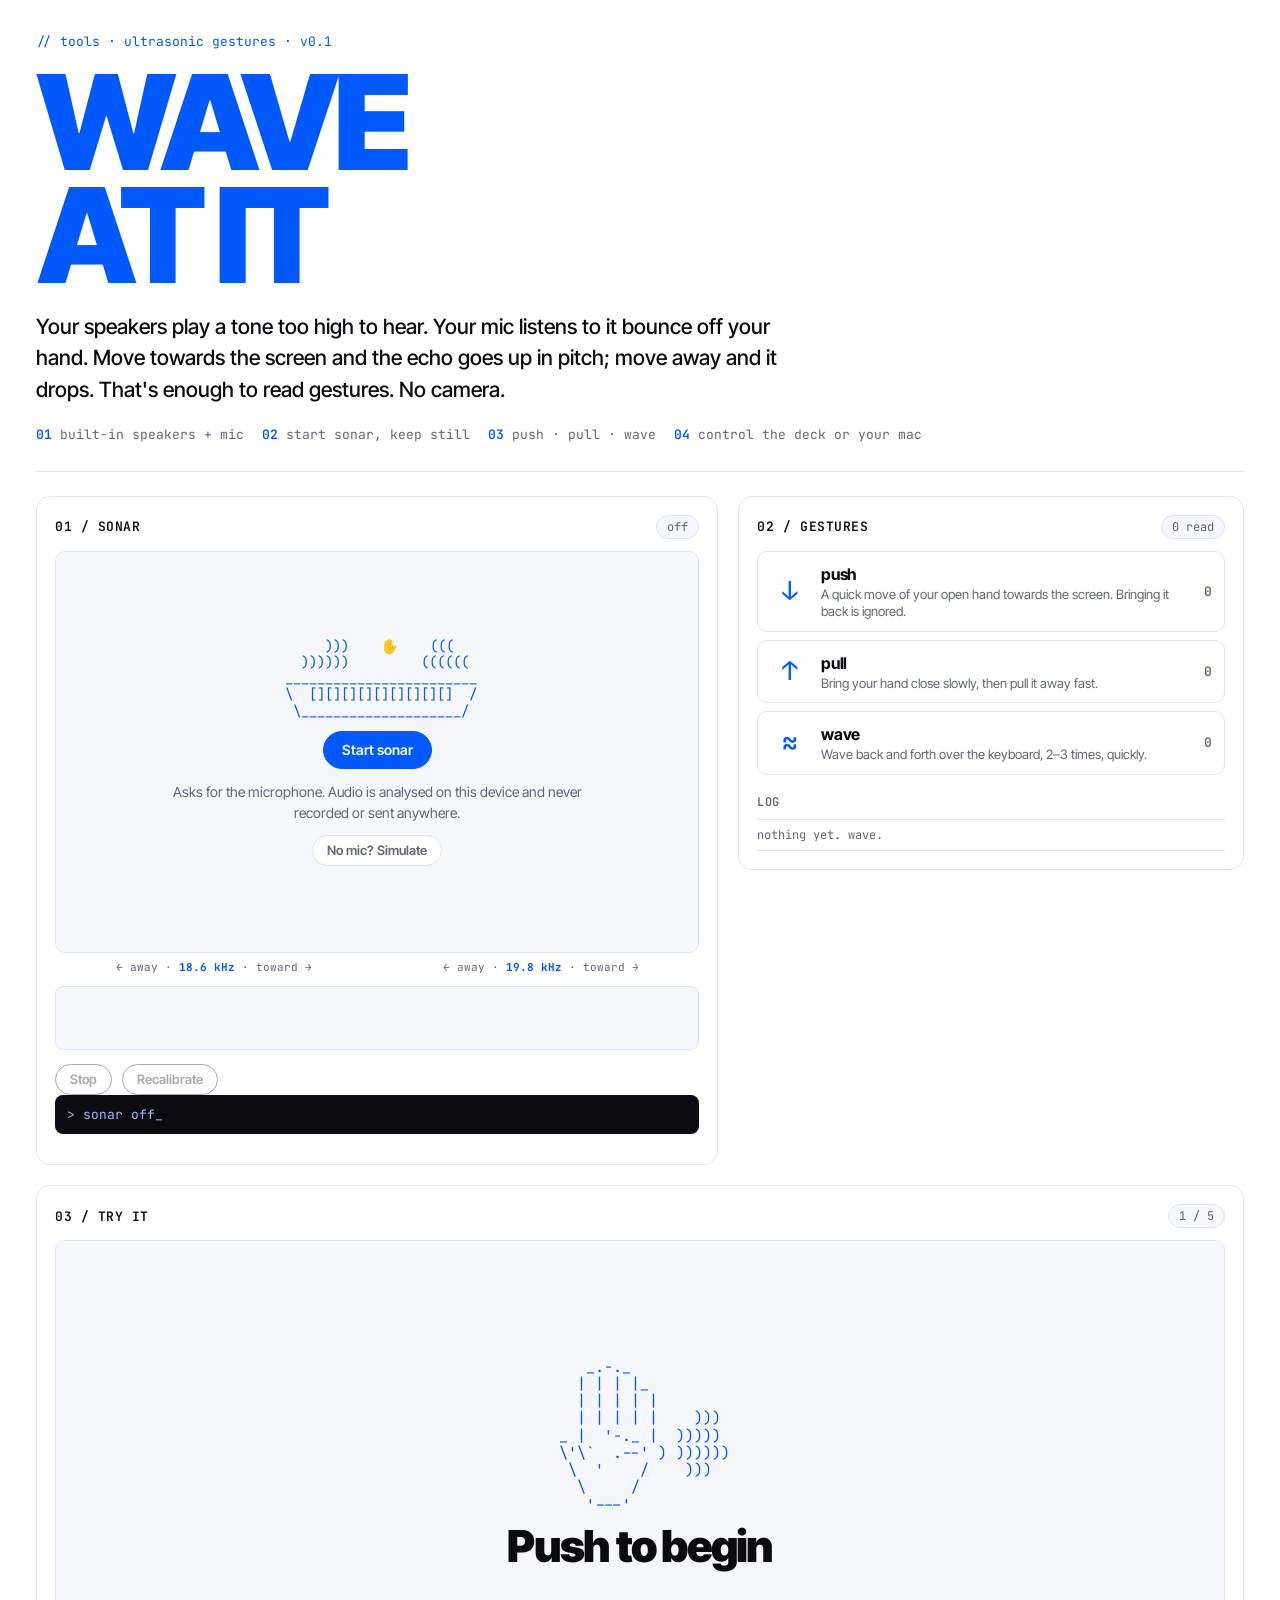
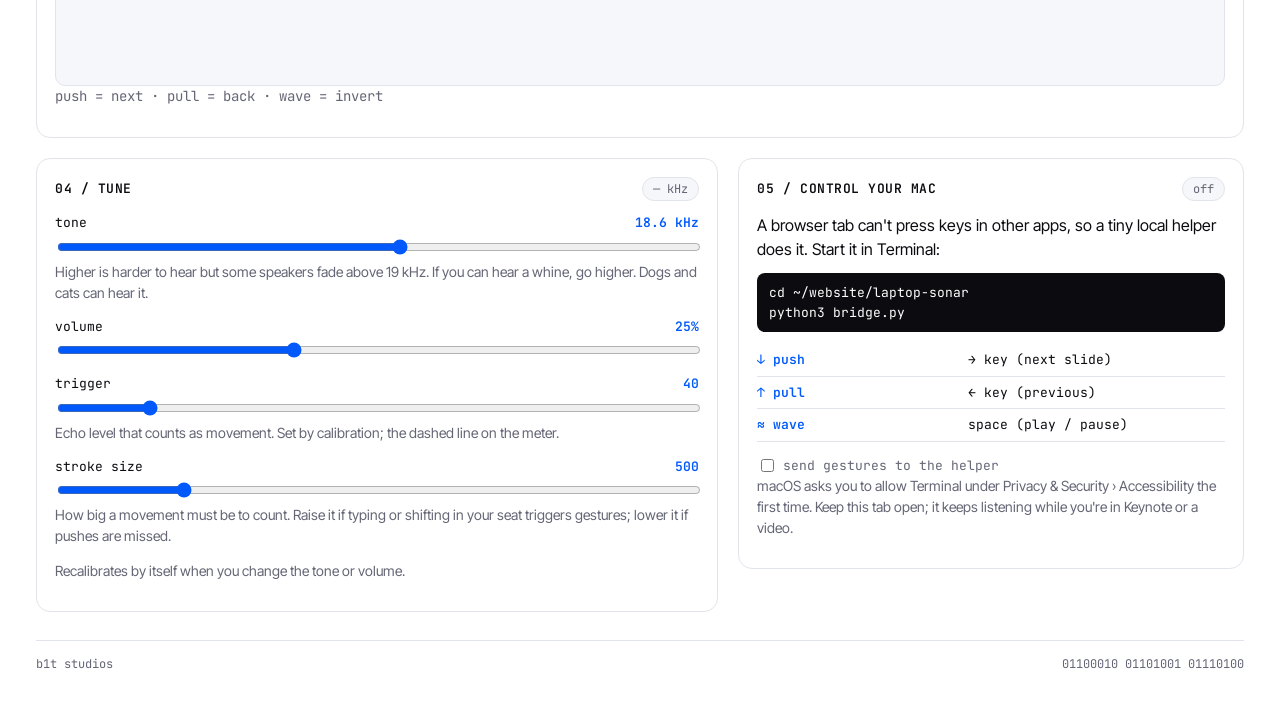
<file: index.html>
<!doctype html>
<html lang="en">
<head>
  <meta charset="utf-8">
  <meta name="viewport" content="width=device-width, initial-scale=1, viewport-fit=cover">
  <title>Laptop Sonar</title>
  <meta name="description" content="Wave at your laptop to control it. The speakers play an inaudible tone, the mic hears the Doppler echo off your hand. No camera. A B1T Studios tool.">
  <meta name="theme-color" content="#0159fb">
  <link rel="preconnect" href="https://fonts.googleapis.com">
  <link rel="preconnect" href="https://fonts.gstatic.com" crossorigin>
  <link href="https://fonts.googleapis.com/css2?family=Inter+Tight:wght@500;700;900&family=JetBrains+Mono:wght@400;600&display=swap" rel="stylesheet">
  <link rel="stylesheet" href="style.css">
</head>
<body>
  <header class="top">
    <p class="brandline mono">// tools · ultrasonic gestures · v0.1</p>
    <h1>WAVE<br>AT IT</h1>
    <p class="lede">Your speakers play a tone too high to hear. Your mic listens to it bounce off your hand. Move towards the screen and the echo goes up in pitch; move away and it drops. That's enough to read gestures. No camera.</p>
    <ol class="steps mono">
      <li><span>01</span> built-in speakers + mic</li>
      <li><span>02</span> start sonar, keep still</li>
      <li><span>03</span> push · pull · wave</li>
      <li><span>04</span> control the deck or your mac</li>
    </ol>
  </header>

  <main class="grid">
    <section class="panel" aria-labelledby="sonar-h">
      <div class="panel-head mono">
        <h2 id="sonar-h">01 / sonar</h2>
        <span id="status" class="pill">off</span>
      </div>

      <div class="stage" id="stage">
        <canvas id="fall" aria-label="Echo spectrum: left and right tones, newest at the top"></canvas>
        <div class="flash mono" id="flash" aria-hidden="true"><b id="flashGlyph"></b><span id="flashLabel"></span></div>
        <div class="hold mono" id="hold" hidden>hold still · listening to the room</div>
        <div class="stage-empty" id="stageEmpty">
          <pre class="ascii-art mono" aria-hidden="true">
      )))    ✋    (((
   ))))))         ((((((
 ________________________
 \  [][][][][][][][][]  /
  \____________________/</pre>
          <button id="startBtn" class="btn primary">Start sonar</button>
          <p class="note" id="startNote">Asks for the microphone. Audio is analysed on this device and never recorded or sent anywhere.</p>
          <button id="simBtn" class="btn small ghost">No mic? Simulate</button>
        </div>
      </div>
      <div class="scale mono" aria-hidden="true">
        <span>← away · <b>18.6 kHz</b> · toward →</span><span>← away · <b>19.8 kHz</b> · toward →</span>
      </div>

      <canvas id="meter" class="meter" aria-label="Motion level for each tone, with the trigger threshold"></canvas>

      <div class="row">
        <button id="stopBtn" class="btn small" disabled>Stop</button>
        <button id="calBtn" class="btn small" disabled>Recalibrate</button>
      </div>
      <div class="row sim" id="simBar" hidden>
        <span class="mono sim-label">simulate:</span>
      </div>

      <p class="readout mono" id="readout">&gt; sonar off_</p>
      <p class="note warn" id="warn"></p>
    </section>

    <section class="panel" aria-labelledby="g-h">
      <div class="panel-head mono">
        <h2 id="g-h">02 / gestures</h2>
        <span id="gCount" class="pill">0 read</span>
      </div>
      <ul class="gestures" id="gestures"></ul>
      <h3 class="mono sub-h">log</h3>
      <ol class="log mono" id="log"><li class="empty-log">nothing yet. wave.</li></ol>
    </section>

    <section class="panel wide" aria-labelledby="deck-h">
      <div class="panel-head mono">
        <h2 id="deck-h">03 / try it</h2>
        <span id="deckPos" class="pill">1 / 5</span>
      </div>
      <div class="deck" id="deck" tabindex="0" aria-roledescription="slide deck" aria-live="polite">
        <div class="slide" id="slide"><pre class="mono" id="slideArt"></pre><p class="slide-title" id="slideTitle"></p></div>
      </div>
      <p class="note mono">push = next · pull = back · wave = invert</p>
    </section>

    <section class="panel" aria-labelledby="tune-h">
      <div class="panel-head mono">
        <h2 id="tune-h">04 / tune</h2>
        <span class="pill" id="toneInfo">— kHz</span>
      </div>
      <label class="slider mono">tone <output id="baseOut"></output>
        <input type="range" id="base" min="17000" max="20000" step="100">
      </label>
      <p class="note">Higher is harder to hear but some speakers fade above 19 kHz. If you can hear a whine, go higher. Dogs and cats can hear it.</p>
      <label class="slider mono">volume <output id="volOut"></output>
        <input type="range" id="vol" min="0.05" max="0.6" step="0.01">
      </label>
      <label class="slider mono">trigger <output id="thrOut"></output>
        <input type="range" id="thr" min="15" max="200" step="1">
      </label>
      <p class="note">Echo level that counts as movement. Set by calibration; the dashed line on the meter.</p>
      <label class="slider mono">stroke size <output id="strokeOut"></output>
        <input type="range" id="stroke" min="150" max="2000" step="25">
      </label>
      <p class="note">How big a movement must be to count. Raise it if typing or shifting in your seat triggers gestures; lower it if pushes are missed.</p>
      <p class="note">Recalibrates by itself when you change the tone or volume.</p>
    </section>

    <section class="panel" aria-labelledby="mac-h">
      <div class="panel-head mono">
        <h2 id="mac-h">05 / control your mac</h2>
        <span id="bridgeStatus" class="pill">off</span>
      </div>
      <p>A browser tab can't press keys in other apps, so a tiny local helper does it. Start it in Terminal:</p>
      <pre class="code mono">cd ~/website/laptop-sonar
python3 bridge.py</pre>
      <table class="map mono">
        <tbody>
          <tr><td>↓ push</td><td>→ key (next slide)</td></tr>
          <tr><td>↑ pull</td><td>← key (previous)</td></tr>
          <tr><td>≈ wave</td><td>space (play / pause)</td></tr>
        </tbody>
      </table>
      <div class="row">
        <label class="toggle mono left"><input type="checkbox" id="bridgeToggle"> send gestures to the helper</label>
      </div>
      <p class="note">macOS asks you to allow Terminal under Privacy &amp; Security › Accessibility the first time. Keep this tab open; it keeps listening while you're in Keynote or a video.</p>
    </section>
  </main>

  <footer class="foot-brand mono">
    <span>b1t studios</span><span aria-hidden="true">01100010 01101001 01110100</span>
  </footer>

  <script type="module" src="app.js"></script>
</body>
</html>
</file>
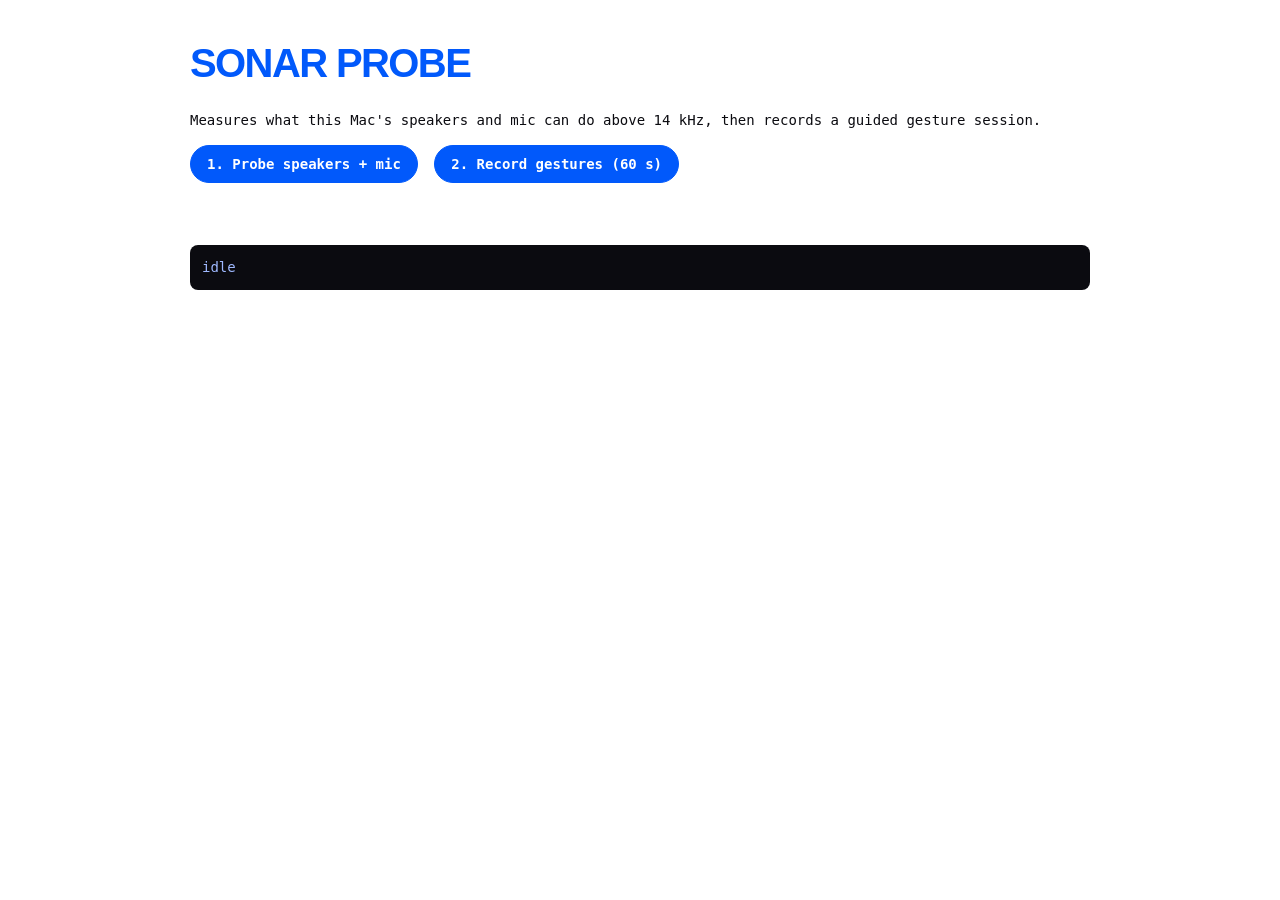
<file: tools/probe.html>
<!doctype html>
<html lang="en">
<head>
<meta charset="utf-8">
<meta name="viewport" content="width=device-width, initial-scale=1">
<title>Sonar Probe</title>
<style>
  :root { --blue: #0159fb; --ink: #0b0b10; --muted: #646675; }
  body { font: 14px/1.5 ui-monospace, Menlo, monospace; margin: 0 auto; padding: 16px; max-width: 900px; background: #fff; color: var(--ink); }
  h1 { color: var(--blue); font: 900 40px/1 "Helvetica Neue", Arial, sans-serif; letter-spacing: -0.04em; }
  button { font: 600 14px ui-monospace, monospace; padding: 10px 16px; border-radius: 999px; border: 1px solid var(--blue); background: var(--blue); color: #fff; cursor: pointer; margin: 0 8px 8px 0; }
  button:disabled { opacity: .4; }
  pre { background: #0b0b10; color: #9fb9ff; padding: 12px; border-radius: 8px; white-space: pre-wrap; }
  #prompt { font: 900 34px/1.1 "Helvetica Neue", Arial, sans-serif; color: var(--blue); min-height: 1.2em; }
</style>
</head>
<body>
<h1>SONAR PROBE</h1>
<p>Measures what this Mac's speakers and mic can do above 14 kHz, then records a guided gesture session.</p>
<button id="probe">1. Probe speakers + mic</button>
<button id="capture">2. Record gestures (60 s)</button>
<div id="prompt"></div>
<pre id="out">idle</pre>
<script type="module">
const $ = (id) => document.getElementById(id);
const out = (s) => { $('out').textContent = s; };
const sleep = (ms) => new Promise((r) => setTimeout(r, ms));
let ctx, analyser, stream, buf;

async function setup(fft) {
  if (!analyser) {
    ctx ??= new AudioContext({ latencyHint: 'interactive' });
    stream = await navigator.mediaDevices.getUserMedia({ audio: { echoCancellation: false, noiseSuppression: false, autoGainControl: false, channelCount: 1 } });
    analyser = ctx.createAnalyser();
    analyser.smoothingTimeConstant = 0;
    ctx.createMediaStreamSource(stream).connect(analyser);
  }
  await ctx.resume();
  analyser.fftSize = fft;
  buf = new Float32Array(analyser.frequencyBinCount);
  const track = stream.getAudioTracks()[0];
  return { label: track.label, settings: track.getSettings(), sampleRate: ctx.sampleRate, binHz: ctx.sampleRate / fft };
}

function tone(freq, channel, gain = 0.2) {   // channel: 0 left, 1 right, 2 both
  const osc = ctx.createOscillator(); osc.frequency.value = freq;
  const g = ctx.createGain(); g.gain.value = 0; g.gain.setTargetAtTime(gain, ctx.currentTime, 0.01);
  const m = ctx.createChannelMerger(2);
  osc.connect(g);
  if (channel !== 1) g.connect(m, 0, 0);
  if (channel !== 0) g.connect(m, 0, 1);
  m.connect(ctx.destination); osc.start();
  return () => { g.gain.setTargetAtTime(0, ctx.currentTime, 0.01); setTimeout(() => { osc.stop(); m.disconnect(); }, 80); };
}

async function averaged(ms) {
  const acc = new Float64Array(buf.length); let n = 0;
  const end = performance.now() + ms;
  while (performance.now() < end) {
    analyser.getFloatFrequencyData(buf);
    for (let i = 0; i < buf.length; i++) acc[i] += 10 ** (buf[i] / 10);
    n++; await sleep(20);
  }
  return Array.from(acc, (p) => 10 * Math.log10(p / n));
}

function levelAt(spec, freq, binHz) {
  const c = Math.round(freq / binHz);
  let peak = -Infinity; for (let k = -2; k <= 2; k++) peak = Math.max(peak, spec[c + k]);
  const far = []; for (let k = 30; k <= 60; k++) far.push(spec[c - k], spec[c + k]);
  far.sort((a, b) => a - b);
  return { peak: +peak.toFixed(1), snr: +(peak - far[far.length >> 1]).toFixed(1) };
}

$('probe').onclick = async () => {
  $('probe').disabled = true;
  try {
    const info = await setup(8192);
    const res = { info, sweep: [], perSpeaker: {} };
    out('measuring room noise…');
    const quiet = await averaged(600);
    for (let f = 14000; f <= 21500; f += 500) {
      out(`sweep ${f} Hz…`);
      const stop = tone(f, 2); await sleep(120);
      const spec = await averaged(250); stop(); await sleep(90);
      const l = levelAt(spec, f, info.binHz);
      res.sweep.push({ f, ...l, quiet: +quiet[Math.round(f / info.binHz)].toFixed(1) });
    }
    for (const [name, f, ch] of [['L18.6', 18600, 0], ['R18.6', 18600, 1], ['L19.8', 19800, 0], ['R19.8', 19800, 1], ['L17.5', 17500, 0], ['R17.5', 17500, 1]]) {
      out(`speaker ${name}…`);
      const stop = tone(f, ch); await sleep(150);
      const spec = await averaged(500); stop(); await sleep(120);
      res.perSpeaker[name] = levelAt(spec, f, info.binHz);
    }
    // Stability of the carrier when still: frame-to-frame jitter in the bins next to it.
    out('carrier stability…');
    analyser.fftSize = 4096; buf = new Float32Array(analyser.frequencyBinCount);
    const binHz = ctx.sampleRate / 4096;
    const stop = tone(18600, 2); await sleep(200);
    const c = Math.round(18600 / binHz), rows = [];
    for (let i = 0; i < 60; i++) { analyser.getFloatFrequencyData(buf); rows.push(Array.from({ length: 41 }, (_, j) => buf[c - 20 + j])); await sleep(20); }
    stop();
    res.still = Array.from({ length: 41 }, (_, j) => {
      const v = rows.map((r) => r[j]); const m = v.reduce((a, b) => a + b) / v.length;
      return [j - 20, +m.toFixed(1), +Math.sqrt(v.reduce((a, b) => a + (b - m) ** 2, 0) / v.length).toFixed(2)];
    });
    window.probeResult = res;
    out(JSON.stringify(res, null, 1));
  } catch (e) { out('error: ' + e); }
  $('probe').disabled = false;
};

// Guided capture: plays the app's two tones and stores the bins around each carrier.
const STEPS = [
  ['keep still', 6], ['push ×3 (towards screen)', 8], ['pull ×3 (away)', 8],
  ['swipe left→right ×3', 9], ['swipe right→left ×3', 9], ['tap ×3 (quick jab)', 8], ['type on the keyboard', 6], ['done', 0],
];
$('capture').onclick = async () => {
  $('capture').disabled = true;
  const info = await setup(4096);
  const binHz = info.binHz, W = 40;
  const cL = Math.round(18600 / binHz), cR = Math.round(19800 / binHz);
  const stops = [tone(18600, 0, 0.25), tone(19800, 1, 0.25)];
  await sleep(400);
  const frames = [], marks = [];
  const t0 = performance.now();
  let stepIdx = 0, stepEnd = 0;
  for (const [label, secs] of STEPS) {
    marks.push({ label, t: (performance.now() - t0) / 1000 });
    $('prompt').textContent = label;
    if (!secs) break;
    for (let n = 3; n > 0 && label !== 'keep still'; n--) { $('prompt').textContent = `${label} in ${n}…`; await sleep(500); }
    marks[marks.length - 1].t = (performance.now() - t0) / 1000;
    $('prompt').textContent = label;
    const end = performance.now() + secs * 1000;
    while (performance.now() < end) {
      analyser.getFloatFrequencyData(buf);
      const row = new Int16Array(2 * (2 * W + 1));
      for (let k = -W; k <= W; k++) { row[k + W] = Math.round(buf[cL + k] * 10); row[2 * W + 1 + k + W] = Math.round(buf[cR + k] * 10); }
      frames.push({ t: +((performance.now() - t0) / 1000).toFixed(3), r: Array.from(row) });
      out(`${label}\n${frames.length} frames`);
      await sleep(20);
    }
  }
  stops.forEach((s) => s());
  window.capture = { info, W, marks, frames };
  out(`captured ${frames.length} frames. window.capture ready.`);
  $('capture').disabled = false;
};
</script>
</body>
</html>
</file>
<file: style.css>
:root {
  --bg: #ffffff;
  --surface: #f6f7fa;
  --ink: #0b0b10;
  --muted: #646675;
  --line: #e2e4eb;
  --blue: #0159fb;
  --blue-ink: #ffffff;
  --blue-soft: #e8efff;
  --warn: #9a5a00;
  --radius: 14px;
  --mono: "JetBrains Mono", ui-monospace, SFMono-Regular, Menlo, monospace;
  --grotesk: "Inter Tight", "Helvetica Neue", Arial, sans-serif;
}

* { box-sizing: border-box; }
[hidden] { display: none !important; }
html { -webkit-text-size-adjust: 100%; }
body {
  margin: 0 auto;
  background: var(--bg);
  color: var(--ink);
  font: 16px/1.5 var(--grotesk);
  padding: 0 16px 32px;
  max-width: 1240px;
}
.mono { font-family: var(--mono); }
a { color: var(--blue); }

/* Header */
.top { padding: 32px 0 26px; border-bottom: 1px solid var(--line); margin-bottom: 24px; }
.brandline { color: var(--blue); font-size: 13px; margin: 0 0 14px; }
h1 {
  font-weight: 900;
  font-size: clamp(56px, 11vw, 132px);
  line-height: .86;
  letter-spacing: -0.055em;
  margin: 0 0 18px;
  color: var(--blue);
}
.lede { font-size: clamp(17px, 2vw, 21px); max-width: 36em; margin: 0 0 20px; font-weight: 500; }
.steps { display: flex; flex-wrap: wrap; gap: 6px 18px; list-style: none; padding: 0; margin: 0; font-size: 13px; color: var(--muted); }
.steps span { color: var(--blue); font-weight: 600; }

/* Layout */
.grid { display: grid; grid-template-columns: minmax(0, 1.35fr) minmax(0, 1fr); gap: 20px; align-items: start; }
.wide { grid-column: 1 / -1; }
@media (max-width: 880px) { .grid { grid-template-columns: minmax(0, 1fr); } }

.panel { border: 1px solid var(--line); border-radius: var(--radius); padding: 18px; background: var(--bg); min-width: 0; }
.panel > p { margin: 0 0 12px; }
.panel-head { display: flex; justify-content: space-between; align-items: center; gap: 10px; margin-bottom: 12px; }
h2 { font-size: 13px; font-weight: 600; text-transform: uppercase; letter-spacing: .04em; margin: 0; }
.sub-h { font-size: 12px; font-weight: 600; text-transform: uppercase; letter-spacing: .04em; color: var(--muted); margin: 18px 0 8px; }

.pill { font-size: 12px; padding: 2px 10px; border-radius: 999px; background: var(--surface); color: var(--muted); border: 1px solid var(--line); white-space: nowrap; }
.pill.on { background: var(--blue); color: var(--blue-ink); border-color: var(--blue); }
.pill.warn { background: #fff4e5; color: var(--warn); border-color: #f3d8ae; }

/* Sonar stage */
.stage { position: relative; aspect-ratio: 16 / 10; border-radius: 10px; overflow: hidden; background: var(--surface); border: 1px solid var(--line); transition: box-shadow .2s; }
.stage canvas { position: absolute; inset: 0; width: 100%; height: 100%; display: block; }
.stage.hit { box-shadow: 0 0 0 4px var(--blue); }
.stage-empty { position: absolute; inset: 0; display: grid; place-content: center; justify-items: center; gap: 12px; text-align: center; padding: 16px; background: var(--surface); }
.stage-empty .note { max-width: 30em; margin: 0; }
.ascii-art { color: var(--blue); margin: 0; font-size: clamp(9px, 1.6vw, 14px); line-height: 1.15; text-align: left; }

.flash {
  position: absolute; inset: 0; display: grid; place-content: center; justify-items: center; gap: 4px;
  background: var(--blue); color: var(--blue-ink);
  opacity: 0; pointer-events: none; transition: opacity .35s ease;
}
.flash.show { opacity: .94; transition: none; }
.flash b { font-size: clamp(64px, 12vw, 128px); line-height: 1; font-weight: 600; }
.flash span { font-size: 15px; text-transform: uppercase; letter-spacing: .1em; }

.hold {
  position: absolute; left: 50%; top: 50%; transform: translate(-50%, -50%);
  background: var(--ink); color: #fff; font-size: 13px; padding: 8px 14px; border-radius: 999px;
  white-space: nowrap;
}

.scale { display: grid; grid-template-columns: 1fr 1fr; gap: 10px; font-size: 11px; color: var(--muted); text-align: center; margin-top: 6px; }
.scale b { color: var(--blue); }

.meter { display: block; width: 100%; height: 64px; margin-top: 10px; border-radius: 8px; background: var(--surface); border: 1px solid var(--line); }

/* Controls */
.row { display: flex; flex-wrap: wrap; align-items: center; gap: 10px; margin-top: 14px; }
.btn {
  font: 600 14px/1 var(--grotesk);
  border: 1px solid var(--ink);
  background: var(--bg);
  color: var(--ink);
  border-radius: 999px;
  padding: 11px 18px;
  cursor: pointer;
  transition: background .15s, color .15s, transform .1s;
  display: inline-flex; align-items: center; justify-content: center; gap: 8px;
}
.btn:hover:not(:disabled) { background: var(--ink); color: var(--bg); }
.btn:active:not(:disabled) { transform: scale(.98); }
.btn:disabled { opacity: .35; cursor: not-allowed; }
.btn.primary { background: var(--blue); border-color: var(--blue); color: var(--blue-ink); }
.btn.primary:hover:not(:disabled) { background: #0047d1; color: var(--blue-ink); }
.btn.small { padding: 8px 14px; font-size: 13px; }
.btn.ghost { border-color: var(--line); color: var(--muted); }
.btn:focus-visible, input:focus-visible, .deck:focus-visible { outline: 3px solid var(--blue); outline-offset: 2px; }

.sim { gap: 6px; }
.sim-label { font-size: 12px; color: var(--muted); margin-right: 4px; }
.sim .btn { font-family: var(--mono); font-weight: 400; }

.toggle { display: inline-flex; gap: 6px; align-items: center; font-size: 13px; color: var(--muted); margin-left: auto; cursor: pointer; }
.toggle.left { margin-left: 0; margin-right: auto; }
.toggle input { accent-color: var(--blue); }

.readout { margin: 14px 0 0; padding: 10px 12px; background: var(--ink); color: #9fb9ff; border-radius: 8px; font-size: 13px; white-space: pre; overflow: hidden; text-overflow: ellipsis; }
.readout b { color: #fff; font-weight: 600; }

.note { color: var(--muted); font-size: 14px; margin: 10px 0 0; }
.note.warn { color: var(--warn); }
.note:empty { display: none; }

/* Gestures */
.gestures { list-style: none; margin: 0; padding: 0; display: grid; gap: 8px; }
.gest { display: grid; grid-template-columns: 2.4em minmax(0, 1fr) auto; gap: 12px; align-items: center; padding: 10px 12px; border: 1px solid var(--line); border-radius: 10px; }
.gest .glyph { font: 600 26px/1 var(--mono); color: var(--blue); text-align: center; }
.gest b { display: block; font-size: 16px; letter-spacing: -0.01em; }
.gest small { display: block; font-size: 13px; color: var(--muted); line-height: 1.35; }
.gest output { font: 600 13px var(--mono); color: var(--muted); }
.gest.hit { animation: hit 1s ease; }
@keyframes hit { from { background: var(--blue); color: var(--blue-ink); } to { background: transparent; } }
.gest.hit .glyph, .gest.hit small, .gest.hit output { animation: hit-ink 1s ease; }
@keyframes hit-ink { from { color: var(--blue-ink); } }

.log { list-style: none; margin: 0; padding: 0; font-size: 12px; border-top: 1px solid var(--line); }
.log li { padding: 6px 0; border-bottom: 1px solid var(--line); display: flex; gap: 10px; white-space: nowrap; overflow: hidden; }
.log li span { color: var(--muted); }
.log li b { color: var(--blue); font-weight: 600; min-width: 8.5em; }
.log li i { font-style: normal; color: var(--muted); overflow: hidden; text-overflow: ellipsis; }
.log .empty-log { color: var(--muted); }

/* Deck */
.deck { position: relative; aspect-ratio: 21 / 8; min-height: 220px; border-radius: 10px; overflow: hidden; background: var(--surface); border: 1px solid var(--line); display: grid; place-items: center; }
.slide { --z: 1; transform: scale(var(--z)); display: grid; justify-items: center; gap: 10px; padding: 16px; transition: transform .35s cubic-bezier(.2, .8, .2, 1), opacity .25s; text-align: center; }
.slide pre { margin: 0; color: var(--blue); font-size: clamp(8px, 1.4vw, 15px); line-height: 1.15; text-align: left; }
.slide-title { margin: 0; font-weight: 900; font-size: clamp(22px, 4vw, 44px); letter-spacing: -0.04em; line-height: 1; }
.slide.out-left { transform: translateX(-30%) scale(var(--z)); opacity: 0; }
.slide.out-right { transform: translateX(30%) scale(var(--z)); opacity: 0; }
.deck.invert { background: var(--blue); }
.deck.invert .slide pre, .deck.invert .slide-title { color: var(--blue-ink); }

/* Tune */
.slider { display: grid; grid-template-columns: 1fr auto; gap: 4px 10px; font-size: 13px; margin: 0 0 4px; }
.slider + .note { margin: 0 0 14px; }
.slider + .slider { margin-top: 14px; }
.slider output { color: var(--blue); font-weight: 600; }
.slider input { grid-column: 1 / -1; width: 100%; accent-color: var(--blue); }

/* Mac bridge */
.code { background: var(--ink); color: #fff; border-radius: 8px; padding: 10px 12px; font-size: 13px; margin: 0 0 12px; overflow-x: auto; }
.map { width: 100%; border-collapse: collapse; font-size: 13px; }
.map td { padding: 6px 0; border-bottom: 1px solid var(--line); }
.map td:first-child { color: var(--blue); font-weight: 600; width: 45%; }

.foot-brand { display: flex; justify-content: space-between; flex-wrap: wrap; gap: 6px 16px; color: var(--muted); font-size: 12px; border-top: 1px solid var(--line); margin-top: 28px; padding-top: 14px; }

@media (prefers-reduced-motion: reduce) {
  .slide, .flash, .gest.hit { transition: none; animation: none; }
}
.note + .slider { margin-top: 14px; }
</file>
